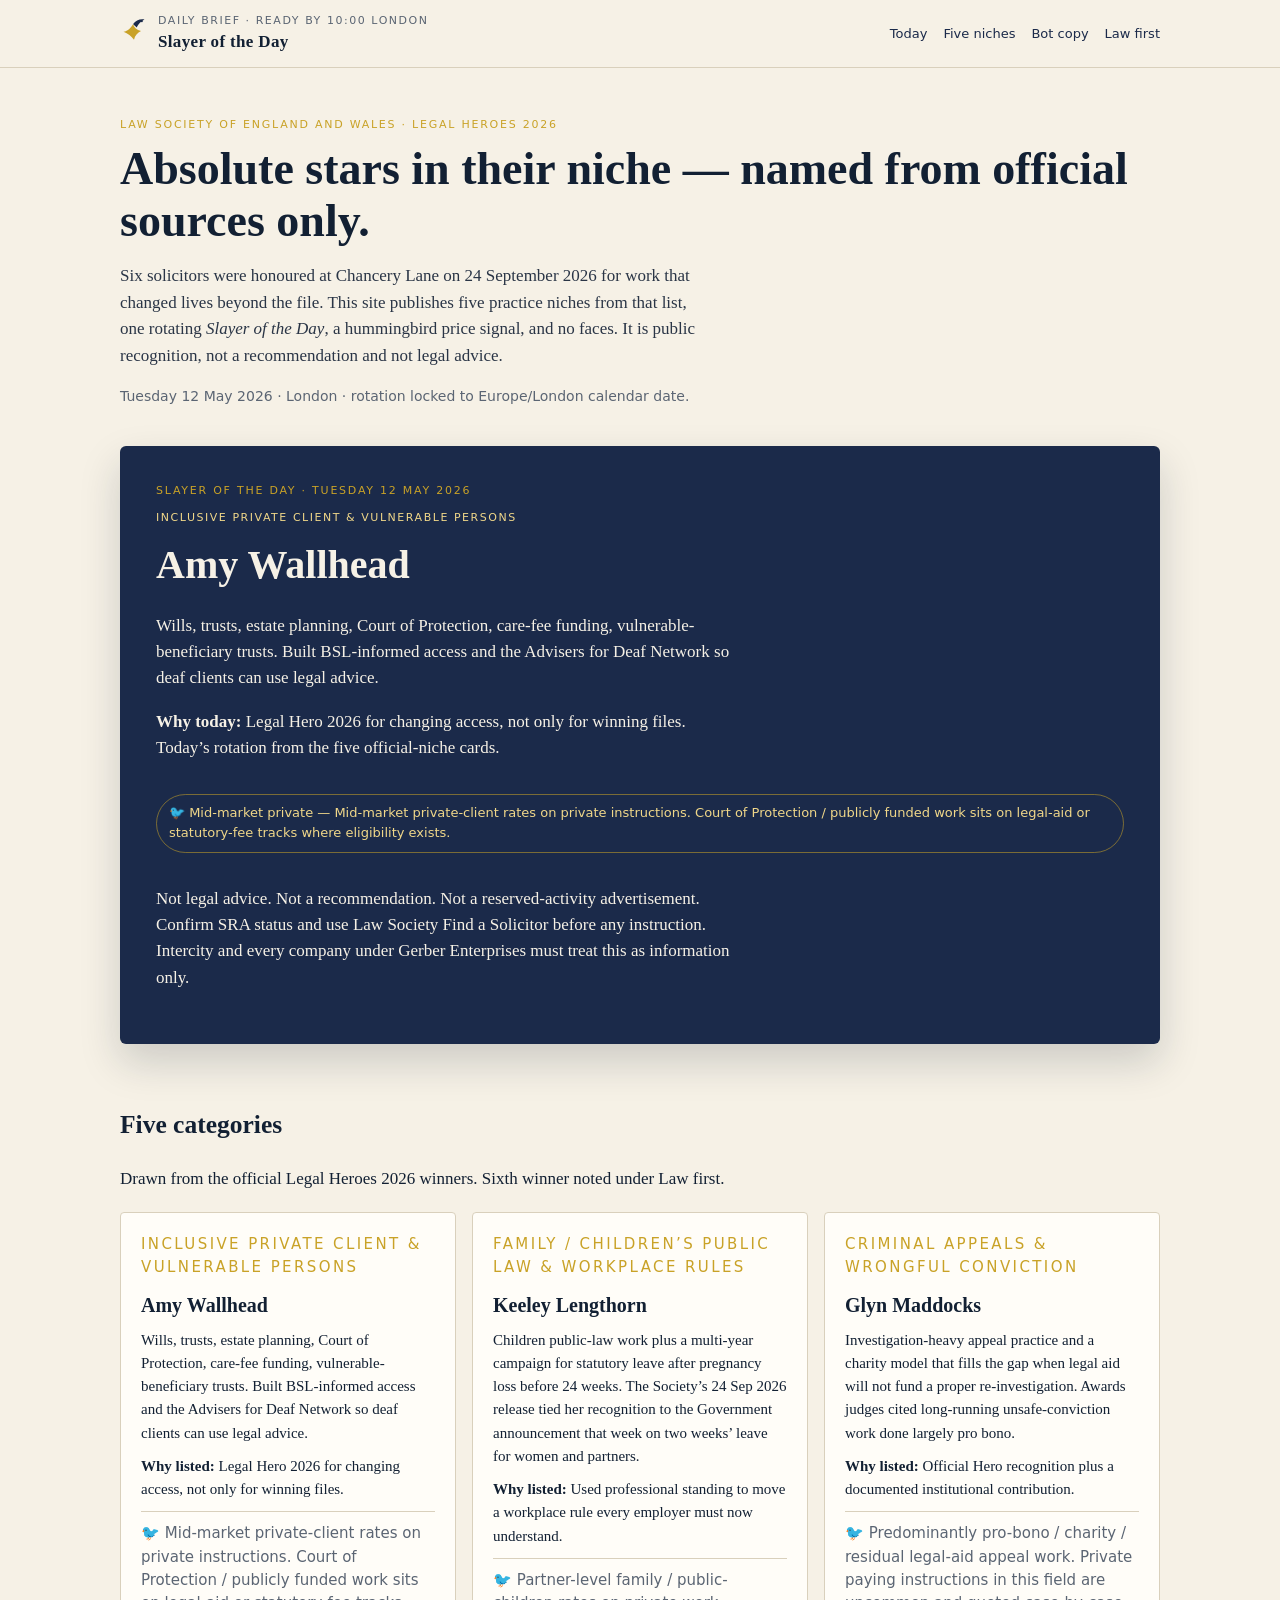
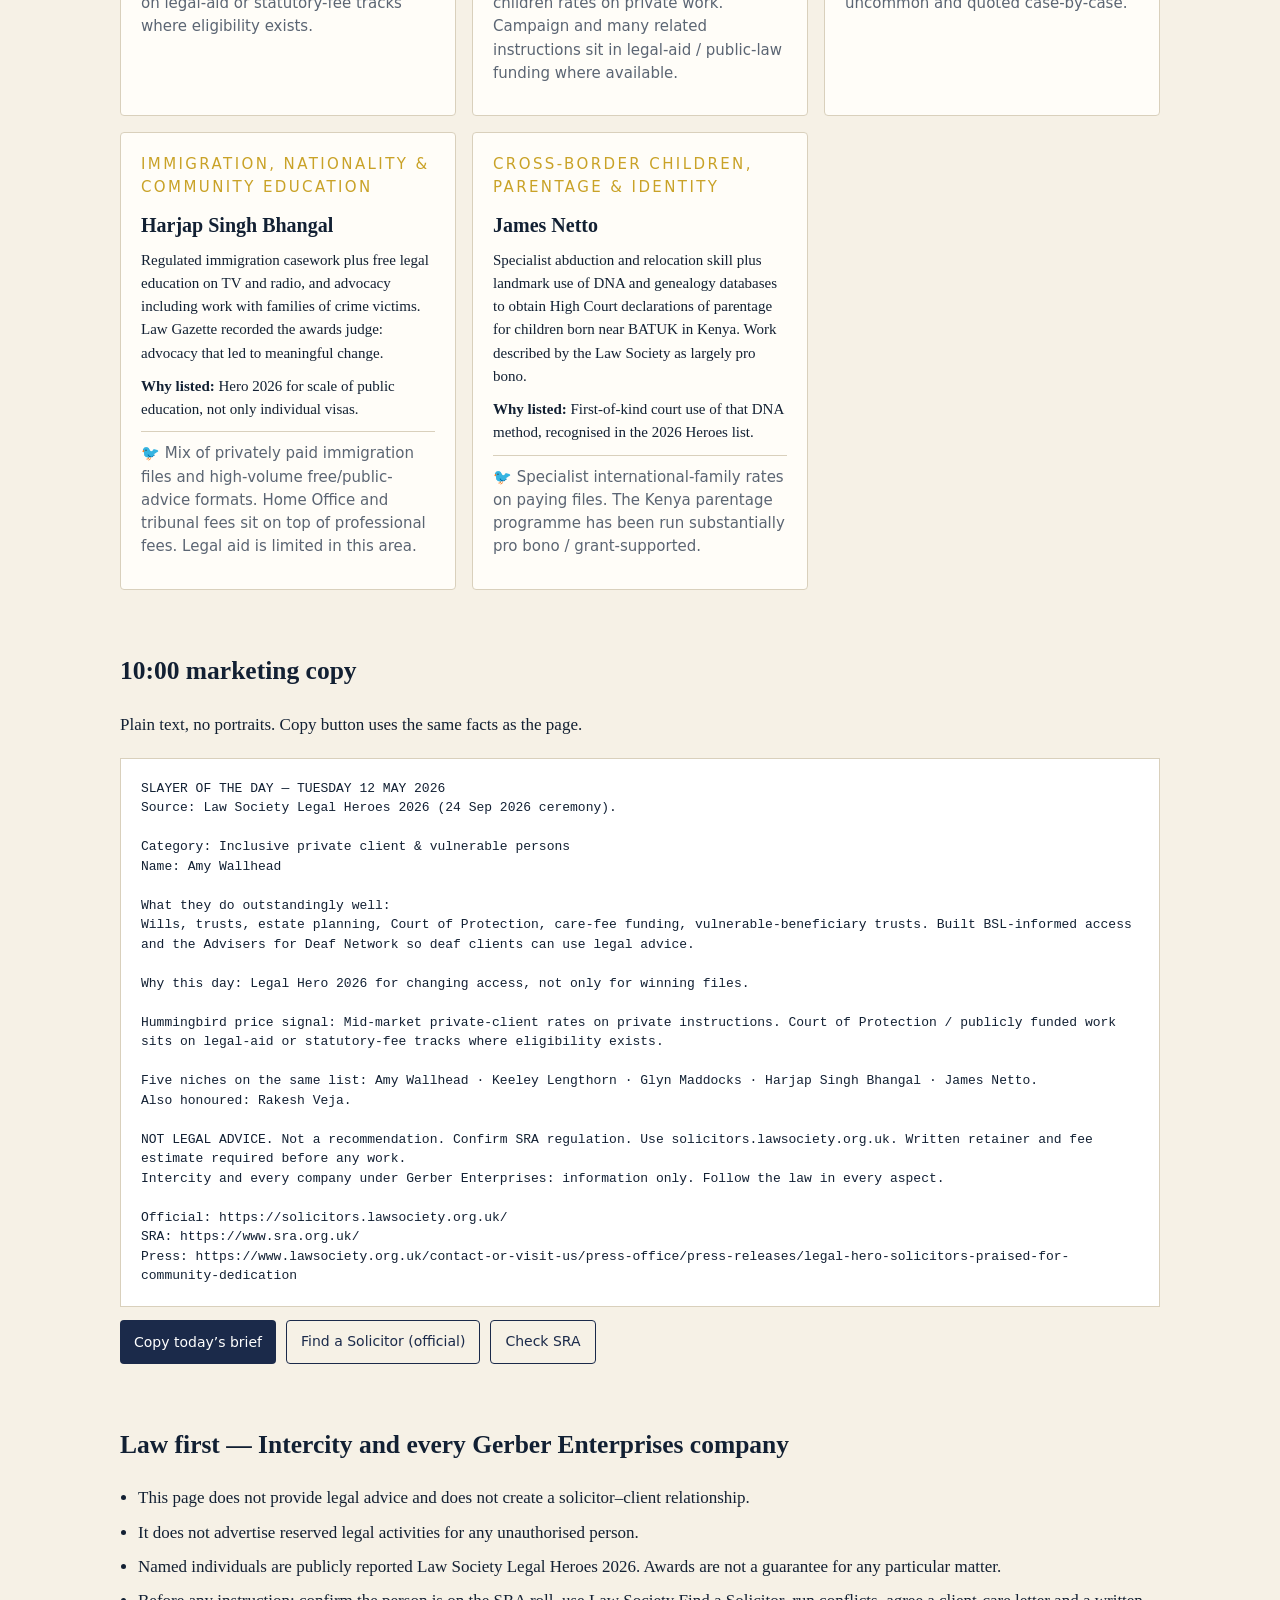
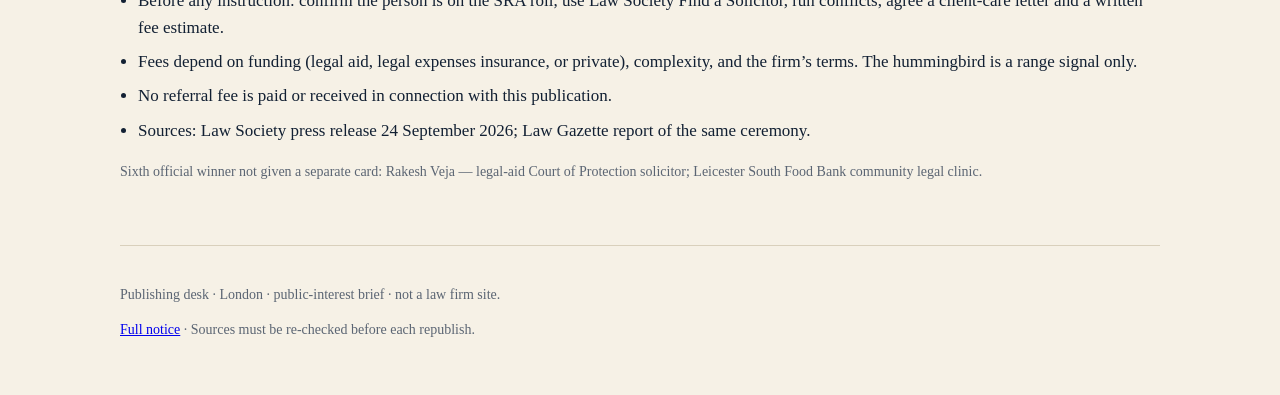
<file: index.html>
<!DOCTYPE html>
<html lang="en-GB">
<head>
  <meta charset="utf-8" />
  <meta name="viewport" content="width=device-width, initial-scale=1" />
  <title>Slayer of the Day · Law Society niche stars</title>
  <meta name="description" content="Five niches drawn from the Law Society of England and Wales Legal Heroes 2026. One Slayer of the Day. No faces. Not legal advice." />
  <meta name="robots" content="index,follow" />
  <link rel="stylesheet" href="styles.css" />
</head>
<body>
  <a class="skip" href="#main">Skip to content</a>
  <header class="mast">
    <div class="wrap mast-inner">
      <div class="brand">
        <span class="hum" aria-hidden="true">
          <svg viewBox="0 0 64 64" width="28" height="28" role="img" aria-label="Hummingbird signal">
            <path fill="#c9a227" d="M8 36c10-2 18-10 22-18 2 8 8 14 18 16-8 4-14 10-16 20-6-8-14-14-24-18z"/>
            <path fill="#1b2a4a" d="M30 18c6-8 16-12 26-10-8 4-14 10-18 18-4-4-6-6-8-8z"/>
            <circle cx="50" cy="12" r="2.2" fill="#1b2a4a"/>
          </svg>
        </span>
        <div>
          <p class="kicker">Daily brief · ready by 10:00 London</p>
          <strong>Slayer of the Day</strong>
        </div>
      </div>
      <nav aria-label="Primary">
        <a href="#slayer">Today</a>
        <a href="#niches">Five niches</a>
        <a href="#bot">Bot copy</a>
        <a href="#law">Law first</a>
      </nav>
    </div>
  </header>
  <main id="main">
    <section class="hero wrap">
      <p class="eyebrow">Law Society of England and Wales · Legal Heroes 2026</p>
      <h1>Absolute stars in their niche — named from official sources only.</h1>
      <p class="lede">Six solicitors were honoured at Chancery Lane on 24 September 2026 for work that changed lives beyond the file. This site publishes five practice niches from that list, one rotating <em>Slayer of the Day</em>, a hummingbird price signal, and no faces. It is public recognition, not a recommendation and not legal advice.</p>
      <p class="meta" id="clock"></p>
    </section>
    <section id="slayer" class="slayer wrap">
      <div class="slayer-card" id="slayer-card"><p class="eyebrow">Loading today’s Slayer…</p></div>
    </section>
    <section id="niches" class="wrap">
      <div class="section-head">
        <h2>Five categories</h2>
        <p>Drawn from the official Legal Heroes 2026 winners. Sixth winner noted under Law first.</p>
      </div>
      <div class="grid" id="niche-grid"></div>
    </section>
    <section id="bot" class="wrap bot">
      <div class="section-head">
        <h2>10:00 marketing copy</h2>
        <p>Plain text, no portraits. Copy button uses the same facts as the page.</p>
      </div>
      <pre id="bot-copy" class="bot-copy"></pre>
      <div class="actions">
        <button type="button" id="copy-btn">Copy today’s brief</button>
        <a class="btn-ghost" href="https://solicitors.lawsociety.org.uk/" rel="noopener noreferrer">Find a Solicitor (official)</a>
        <a class="btn-ghost" href="https://www.sra.org.uk/" rel="noopener noreferrer">Check SRA</a>
      </div>
    </section>
    <section id="law" class="wrap law">
      <h2>Law first — Intercity and every Gerber Enterprises company</h2>
      <ul>
        <li>This page does not provide legal advice and does not create a solicitor–client relationship.</li>
        <li>It does not advertise reserved legal activities for any unauthorised person.</li>
        <li>Named individuals are publicly reported Law Society Legal Heroes 2026. Awards are not a guarantee for any particular matter.</li>
        <li>Before any instruction: confirm the person is on the SRA roll, use Law Society Find a Solicitor, run conflicts, agree a client-care letter and a written fee estimate.</li>
        <li>Fees depend on funding (legal aid, legal expenses insurance, or private), complexity, and the firm’s terms. The hummingbird is a range signal only.</li>
        <li>No referral fee is paid or received in connection with this publication.</li>
        <li>Sources: Law Society press release 24 September 2026; Law Gazette report of the same ceremony.</li>
      </ul>
      <p class="fine">Sixth official winner not given a separate card: Rakesh Veja — legal-aid Court of Protection solicitor; Leicester South Food Bank community legal clinic.</p>
    </section>
  </main>
  <footer class="wrap foot">
    <p>Publishing desk · London · public-interest brief · not a law firm site.</p>
    <p><a href="legal.html">Full notice</a> · Sources must be re-checked before each republish.</p>
  </footer>
  <script src="data.js"></script>
  <script src="app.js"></script>
</body>
</html>
</file>
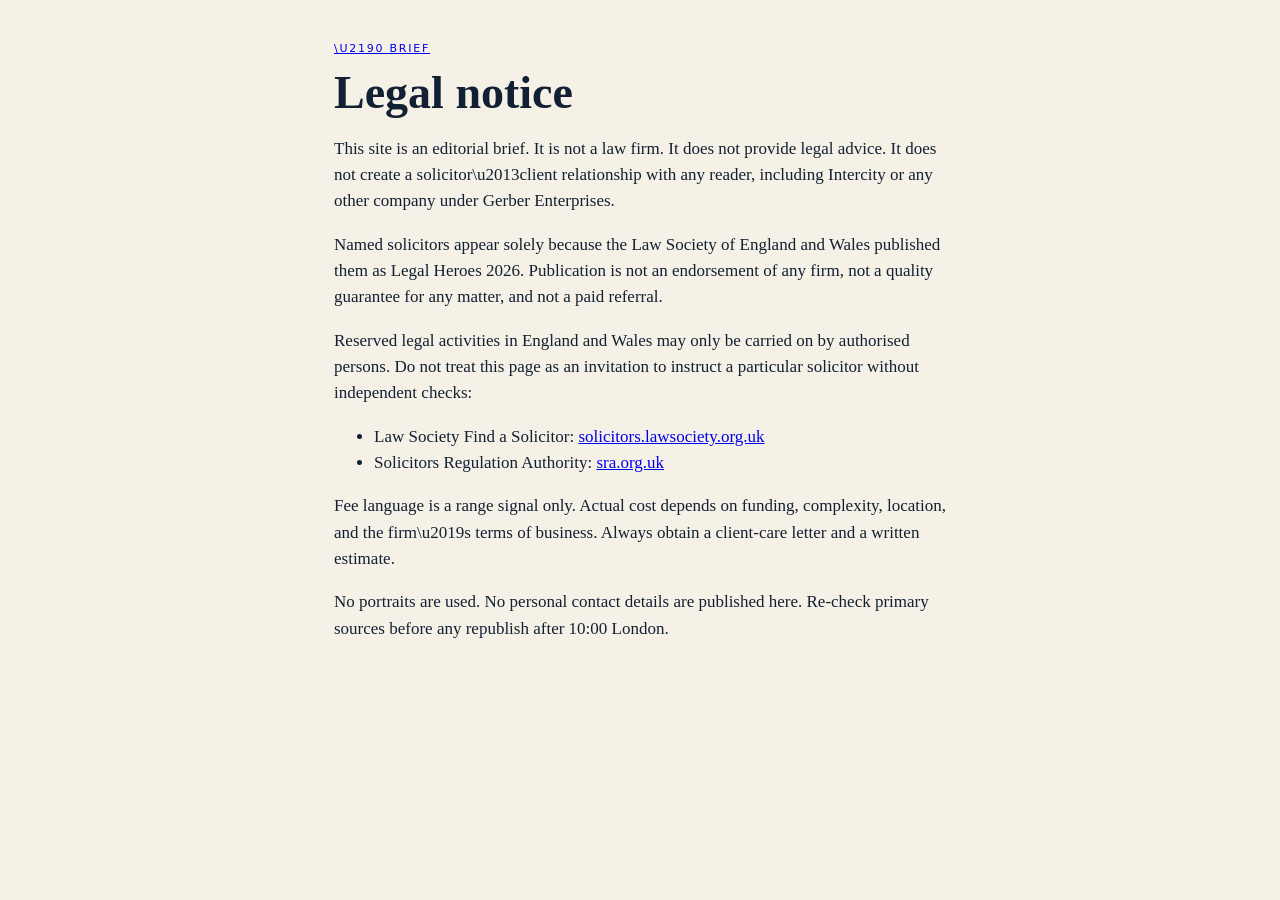
<file: legal.html>
<!DOCTYPE html>
<html lang="en-GB">
<head>
  <meta charset="utf-8" />
  <meta name="viewport" content="width=device-width, initial-scale=1" />
  <title>Legal notice \u00b7 Slayer of the Day</title>
  <link rel="stylesheet" href="styles.css" />
</head>
<body>
  <main class="wrap legal-page">
    <p class="eyebrow"><a href="index.html">\u2190 Brief</a></p>
    <h1>Legal notice</h1>
    <p>This site is an editorial brief. It is not a law firm. It does not provide legal advice. It does not create a solicitor\u2013client relationship with any reader, including Intercity or any other company under Gerber Enterprises.</p>
    <p>Named solicitors appear solely because the Law Society of England and Wales published them as Legal Heroes 2026. Publication is not an endorsement of any firm, not a quality guarantee for any matter, and not a paid referral.</p>
    <p>Reserved legal activities in England and Wales may only be carried on by authorised persons. Do not treat this page as an invitation to instruct a particular solicitor without independent checks:</p>
    <ul>
      <li>Law Society Find a Solicitor: <a href="https://solicitors.lawsociety.org.uk/">solicitors.lawsociety.org.uk</a></li>
      <li>Solicitors Regulation Authority: <a href="https://www.sra.org.uk/">sra.org.uk</a></li>
    </ul>
    <p>Fee language is a range signal only. Actual cost depends on funding, complexity, location, and the firm\u2019s terms of business. Always obtain a client-care letter and a written estimate.</p>
    <p>No portraits are used. No personal contact details are published here. Re-check primary sources before any republish after 10:00 London.</p>
  </main>
</body>
</html>
</file>
<file: styles.css>
:root {
  --ink: #122033;
  --navy: #1b2a4a;
  --paper: #f6f1e6;
  --card: #fffdf8;
  --gold: #c9a227;
  --line: #d9d0bc;
  --muted: #5b6573;
}
* { box-sizing: border-box; }
html { scroll-behavior: smooth; }
body {
  margin: 0;
  font: 17px/1.55 "Iowan Old Style", "Palatino Linotype", Palatino, Georgia, serif;
  color: var(--ink);
  background: var(--paper);
}
.skip { position: absolute; left: -999px; top: 0; }
.skip:focus { left: 12px; background: #fff; padding: 8px; }
.wrap { width: min(1040px, calc(100% - 32px)); margin-inline: auto; }
.mast {
  position: sticky; top: 0; z-index: 10;
  background: rgba(246,241,230,.94);
  border-bottom: 1px solid var(--line);
  backdrop-filter: blur(8px);
}
.mast-inner { display: flex; align-items: center; justify-content: space-between; gap: 16px; padding: 12px 0; }
.brand { display: flex; align-items: center; gap: 10px; }
.brand strong { display: block; letter-spacing: .02em; }
.kicker { margin: 0; font-size: 11px; letter-spacing: .14em; text-transform: uppercase; color: var(--muted); font-family: ui-sans-serif, system-ui, sans-serif; }
nav { display: flex; gap: 16px; font-family: ui-sans-serif, system-ui, sans-serif; font-size: 13px; }
nav a { color: var(--navy); text-decoration: none; }
nav a:hover { text-decoration: underline; }
.hero { padding: 48px 0 16px; }
.eyebrow {
  font-family: ui-sans-serif, system-ui, sans-serif;
  letter-spacing: .16em; text-transform: uppercase; font-size: 11px; color: var(--gold);
  margin: 0 0 10px;
}
h1 { font-size: clamp(28px, 5vw, 46px); line-height: 1.12; margin: 0 0 16px; }
.lede { max-width: 70ch; color: #2a3546; }
.meta { color: var(--muted); font-size: 14px; font-family: ui-sans-serif, system-ui, sans-serif; }
.slayer { padding: 8px 0 40px; }
.slayer-card {
  background: var(--navy);
  color: #f6f1e6;
  padding: 36px;
  border-radius: 6px;
  box-shadow: 0 18px 40px rgba(18,32,51,.18);
}
.slayer-card h2 { font-size: clamp(26px, 4vw, 40px); margin: 6px 0 8px; }
.slayer-card .why, .slayer-card .offer { max-width: 68ch; }
.signal {
  display: inline-flex; align-items: center; gap: 8px;
  border: 1px solid rgba(201,162,39,.55);
  color: #f0d789;
  padding: 8px 12px;
  border-radius: 999px;
  font-family: ui-sans-serif, system-ui, sans-serif;
  font-size: 13px;
  margin: 16px 0;
}
.section-head { margin: 12px 0 20px; }
.grid { display: grid; grid-template-columns: repeat(auto-fit, minmax(280px, 1fr)); gap: 16px; }
.card {
  background: var(--card);
  border: 1px solid var(--line);
  padding: 20px;
  border-radius: 4px;
}
.card h3 { margin: 4px 0 8px; font-size: 20px; }
.card p { margin: 0 0 10px; font-size: 15px; }
.price { font-family: ui-sans-serif, system-ui, sans-serif; font-size: 12px; color: var(--muted); border-top: 1px solid var(--line); padding-top: 10px; }
.bot { padding: 40px 0; }
.bot-copy {
  white-space: pre-wrap;
  background: #fff;
  border: 1px solid var(--line);
  padding: 20px;
  font: 13px/1.5 ui-monospace, SFMono-Regular, Menlo, Consolas, monospace;
  overflow: auto;
}
.actions { display: flex; flex-wrap: wrap; gap: 10px; margin-top: 12px; }
button, .btn-ghost {
  font-family: ui-sans-serif, system-ui, sans-serif;
  font-size: 14px;
  border-radius: 4px;
  padding: 10px 14px;
  cursor: pointer;
  text-decoration: none;
}
button { background: var(--navy); color: #fff; border: 0; }
.btn-ghost { border: 1px solid var(--navy); color: var(--navy); background: transparent; }
.law { padding-bottom: 48px; }
.law ul { padding-left: 18px; }
.law li { margin-bottom: 8px; }
.fine { color: var(--muted); font-size: 14px; }
.foot { border-top: 1px solid var(--line); padding: 24px 0 40px; color: var(--muted); font-size: 14px; }
.legal-page { padding: 40px 0 80px; max-width: 72ch; }
@media (max-width: 700px) {
  nav { display: none; }
  .slayer-card { padding: 22px; }
}
</file>
